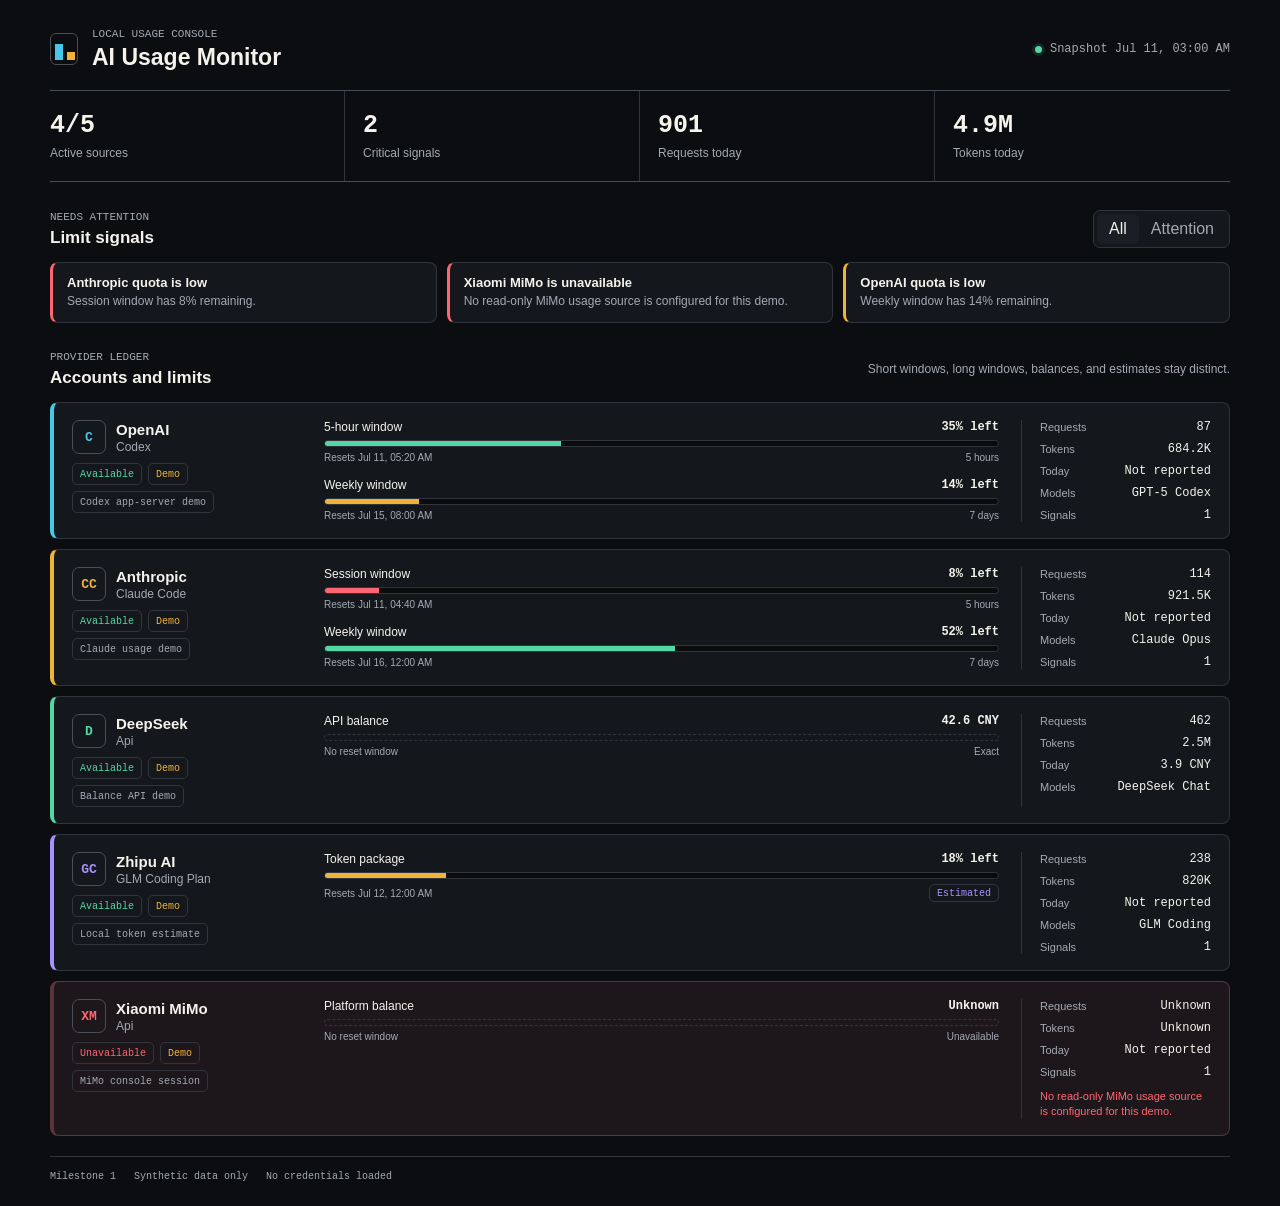
<file: demos/milestone-1/index.html>
<!doctype html>
<html lang="en">
  <head>
    <meta charset="utf-8">
    <meta name="viewport" content="width=device-width, initial-scale=1">
    <meta name="color-scheme" content="dark">
    <title>AI Usage Monitor - Milestone 1</title>
    <link rel="stylesheet" href="styles.css">
  </head>
  <body>
    <main class="app-shell">
      <header class="topbar">
        <div class="brand-lockup">
          <span class="brand-meter" aria-hidden="true"><i></i><i></i></span>
          <div>
            <p class="eyebrow">Local usage console</p>
            <h1>AI Usage Monitor</h1>
          </div>
        </div>
        <div class="snapshot-meta">
          <span class="live-dot" aria-hidden="true"></span>
          <span id="snapshot-time">Demo snapshot</span>
        </div>
      </header>

      <section class="summary-strip" id="summary" aria-label="Usage summary"></section>

      <section class="attention-band" aria-labelledby="attention-title">
        <div class="section-heading">
          <div>
            <p class="eyebrow">Needs attention</p>
            <h2 id="attention-title">Limit signals</h2>
          </div>
          <div class="filter-group" aria-label="Provider filter">
            <button class="filter-button is-active" type="button" data-filter="all">All</button>
            <button class="filter-button" type="button" data-filter="attention">Attention</button>
          </div>
        </div>
        <div class="alert-list" id="alerts"></div>
      </section>

      <section class="provider-section" aria-labelledby="providers-title">
        <div class="provider-list-heading">
          <div>
            <p class="eyebrow">Provider ledger</p>
            <h2 id="providers-title">Accounts and limits</h2>
          </div>
          <p>Short windows, long windows, balances, and estimates stay distinct.</p>
        </div>
        <div class="provider-list" id="providers"></div>
      </section>

      <footer>
        <span>Milestone 1</span>
        <span>Synthetic data only</span>
        <span>No credentials loaded</span>
      </footer>
    </main>

    <noscript>This demo requires JavaScript to render the local snapshot.</noscript>
    <script src="demo-data.js"></script>
    <script src="dashboard.js"></script>
  </body>
</html>
</file>
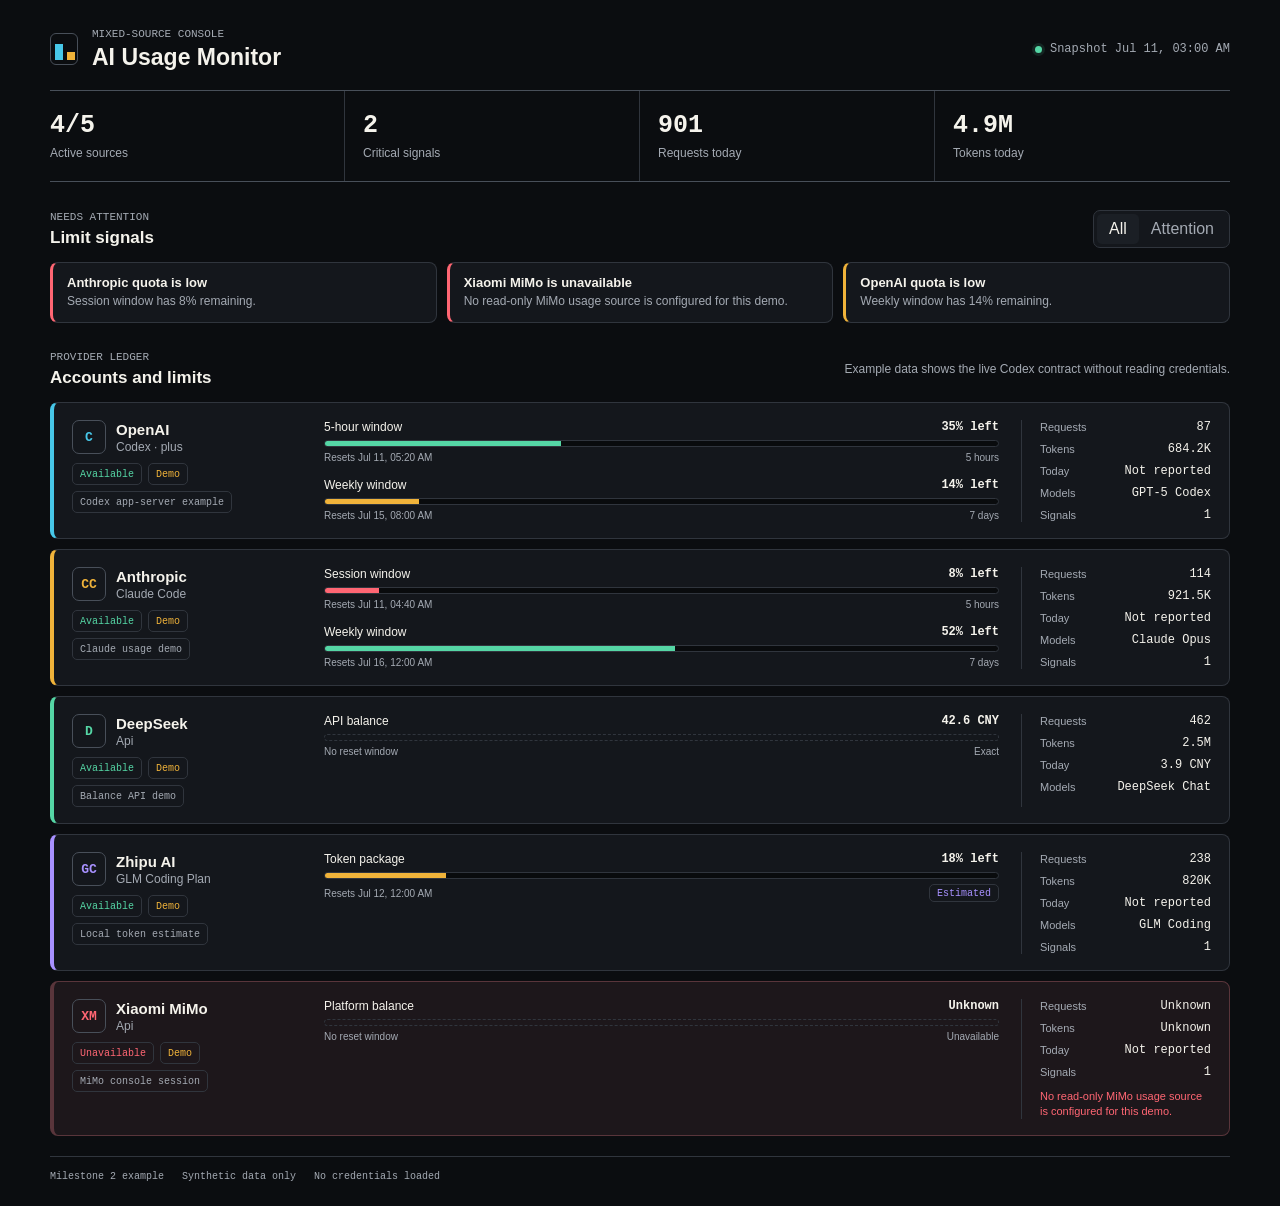
<file: demos/milestone-2/index.html>
<!doctype html>
<html lang="en">
  <head>
    <meta charset="utf-8">
    <meta name="viewport" content="width=device-width, initial-scale=1">
    <meta name="color-scheme" content="dark">
    <title>AI Usage Monitor - Milestone 2 Example</title>
    <link rel="stylesheet" href="../milestone-1/styles.css">
  </head>
  <body>
    <main class="app-shell">
      <header class="topbar">
        <div class="brand-lockup">
          <span class="brand-meter" aria-hidden="true"><i></i><i></i></span>
          <div>
            <p class="eyebrow">Mixed-source console</p>
            <h1>AI Usage Monitor</h1>
          </div>
        </div>
        <div class="snapshot-meta">
          <span class="live-dot" aria-hidden="true"></span>
          <span id="snapshot-time">Example snapshot</span>
        </div>
      </header>
      <section class="summary-strip" id="summary" aria-label="Usage summary"></section>
      <section class="attention-band" aria-labelledby="attention-title">
        <div class="section-heading">
          <div><p class="eyebrow">Needs attention</p><h2 id="attention-title">Limit signals</h2></div>
          <div class="filter-group" aria-label="Provider filter">
            <button class="filter-button is-active" type="button" data-filter="all">All</button>
            <button class="filter-button" type="button" data-filter="attention">Attention</button>
          </div>
        </div>
        <div class="alert-list" id="alerts"></div>
      </section>
      <section class="provider-section" aria-labelledby="providers-title">
        <div class="provider-list-heading">
          <div><p class="eyebrow">Provider ledger</p><h2 id="providers-title">Accounts and limits</h2></div>
          <p>Example data shows the live Codex contract without reading credentials.</p>
        </div>
        <div class="provider-list" id="providers"></div>
      </section>
      <footer><span>Milestone 2 example</span><span>Synthetic data only</span><span>No credentials loaded</span></footer>
    </main>
    <script src="../milestone-1/demo-data.js"></script>
    <script src="demo-data.example.js"></script>
    <script src="../milestone-1/dashboard.js"></script>
  </body>
</html>
</file>
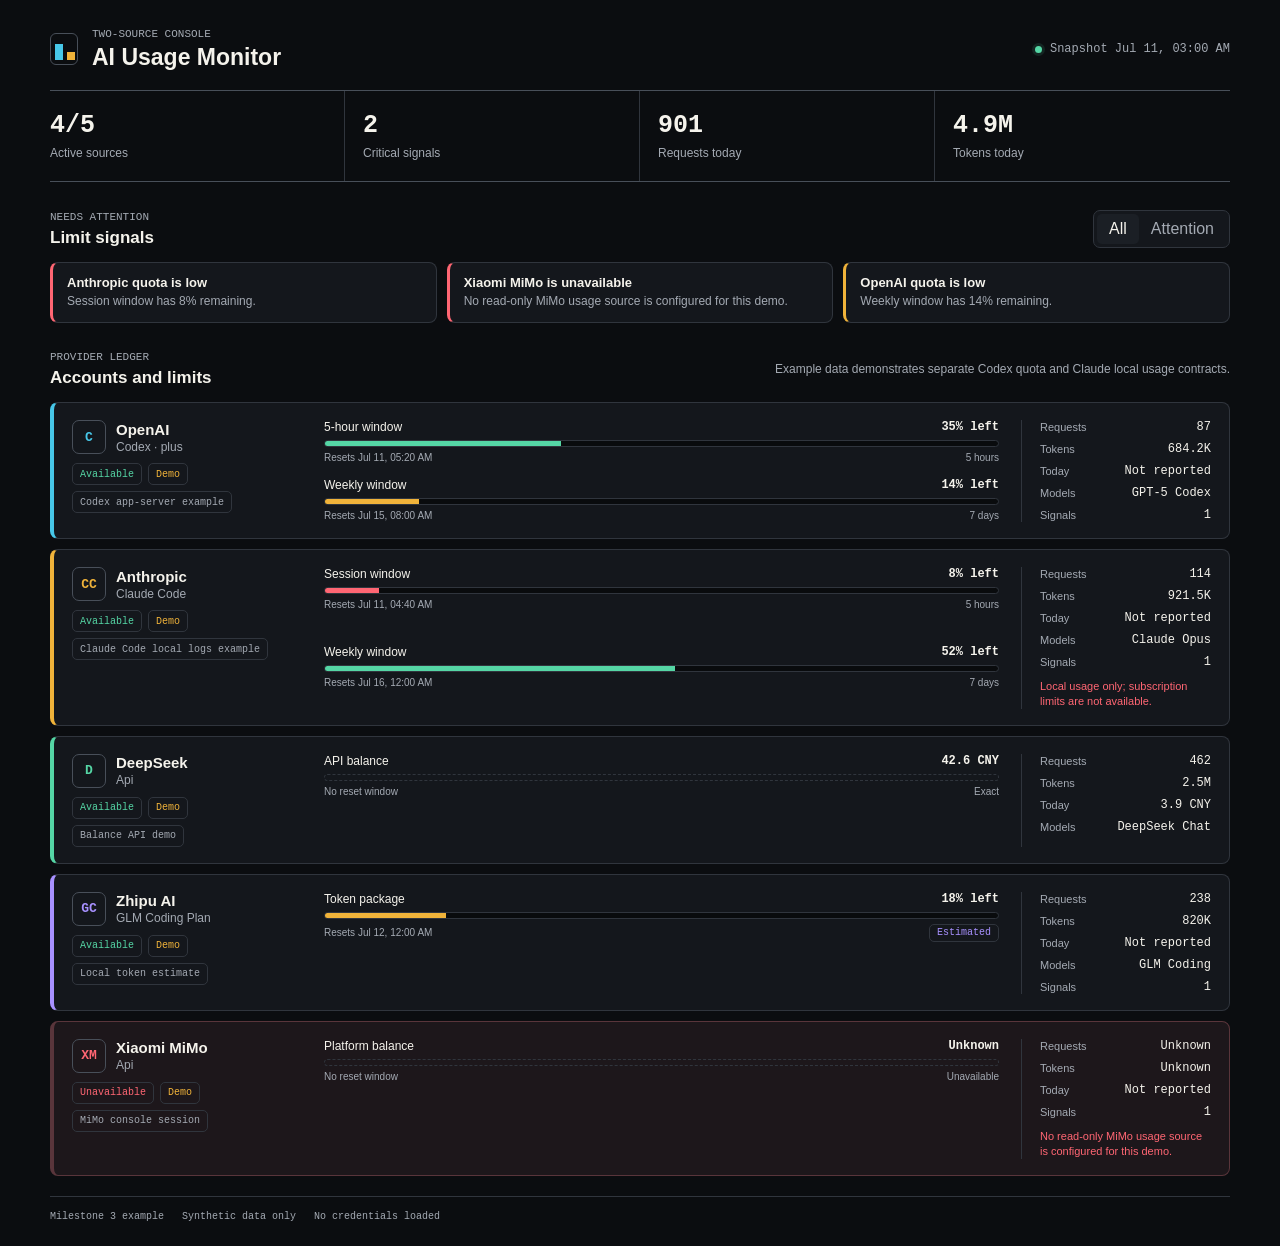
<file: demos/milestone-3/index.html>
<!doctype html>
<html lang="en">
  <head>
    <meta charset="utf-8">
    <meta name="viewport" content="width=device-width, initial-scale=1">
    <meta name="color-scheme" content="dark">
    <title>AI Usage Monitor - Milestone 3 Example</title>
    <link rel="stylesheet" href="../milestone-1/styles.css">
  </head>
  <body>
    <main class="app-shell">
      <header class="topbar">
        <div class="brand-lockup">
          <span class="brand-meter" aria-hidden="true"><i></i><i></i></span>
          <div><p class="eyebrow">Two-source console</p><h1>AI Usage Monitor</h1></div>
        </div>
        <div class="snapshot-meta"><span class="live-dot" aria-hidden="true"></span><span id="snapshot-time">Example snapshot</span></div>
      </header>
      <section class="summary-strip" id="summary" aria-label="Usage summary"></section>
      <section class="attention-band" aria-labelledby="attention-title">
        <div class="section-heading">
          <div><p class="eyebrow">Needs attention</p><h2 id="attention-title">Limit signals</h2></div>
          <div class="filter-group" aria-label="Provider filter">
            <button class="filter-button is-active" type="button" data-filter="all">All</button>
            <button class="filter-button" type="button" data-filter="attention">Attention</button>
          </div>
        </div>
        <div class="alert-list" id="alerts"></div>
      </section>
      <section class="provider-section" aria-labelledby="providers-title">
        <div class="provider-list-heading">
          <div><p class="eyebrow">Provider ledger</p><h2 id="providers-title">Accounts and limits</h2></div>
          <p>Example data demonstrates separate Codex quota and Claude local usage contracts.</p>
        </div>
        <div class="provider-list" id="providers"></div>
      </section>
      <footer><span>Milestone 3 example</span><span>Synthetic data only</span><span>No credentials loaded</span></footer>
    </main>
    <script src="../milestone-1/demo-data.js"></script>
    <script src="demo-data.example.js"></script>
    <script src="../milestone-1/dashboard.js"></script>
  </body>
</html>
</file>
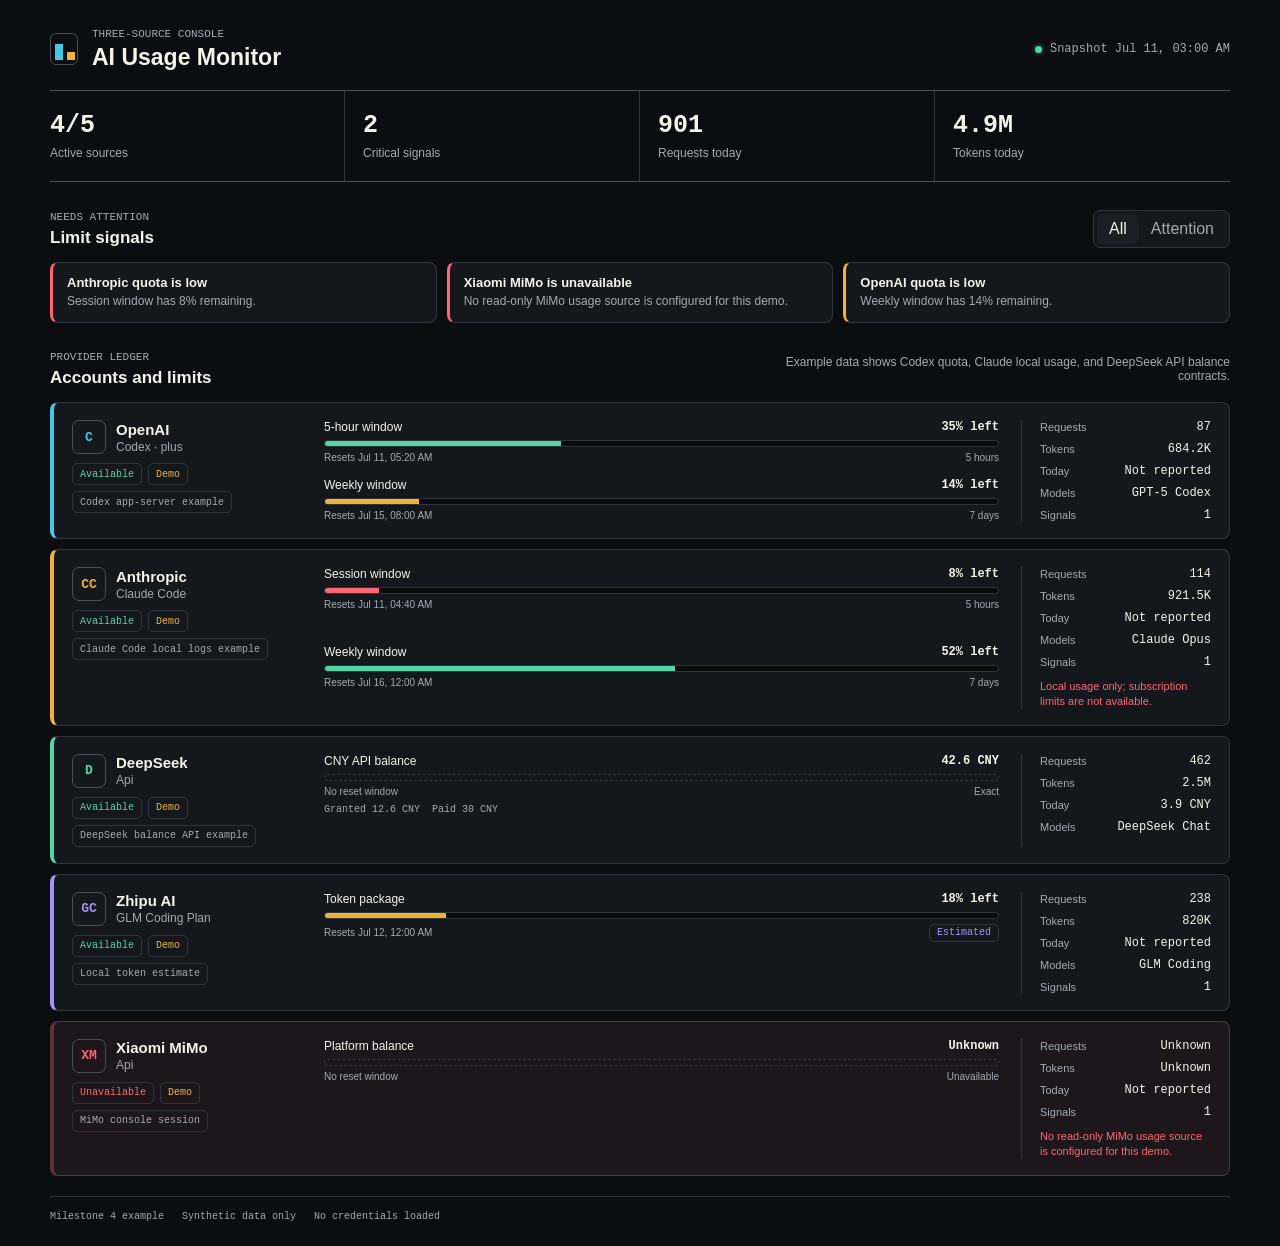
<file: demos/milestone-4/index.html>
<!doctype html>
<html lang="en">
  <head>
    <meta charset="utf-8">
    <meta name="viewport" content="width=device-width, initial-scale=1">
    <meta name="color-scheme" content="dark">
    <title>AI Usage Monitor - Milestone 4 Example</title>
    <link rel="stylesheet" href="../milestone-1/styles.css">
  </head>
  <body>
    <main class="app-shell">
      <header class="topbar">
        <div class="brand-lockup">
          <span class="brand-meter" aria-hidden="true"><i></i><i></i></span>
          <div><p class="eyebrow">Three-source console</p><h1>AI Usage Monitor</h1></div>
        </div>
        <div class="snapshot-meta"><span class="live-dot" aria-hidden="true"></span><span id="snapshot-time">Example snapshot</span></div>
      </header>
      <section class="summary-strip" id="summary" aria-label="Usage summary"></section>
      <section class="attention-band" aria-labelledby="attention-title">
        <div class="section-heading">
          <div><p class="eyebrow">Needs attention</p><h2 id="attention-title">Limit signals</h2></div>
          <div class="filter-group" aria-label="Provider filter">
            <button class="filter-button is-active" type="button" data-filter="all">All</button>
            <button class="filter-button" type="button" data-filter="attention">Attention</button>
          </div>
        </div>
        <div class="alert-list" id="alerts"></div>
      </section>
      <section class="provider-section" aria-labelledby="providers-title">
        <div class="provider-list-heading">
          <div><p class="eyebrow">Provider ledger</p><h2 id="providers-title">Accounts and limits</h2></div>
          <p>Example data shows Codex quota, Claude local usage, and DeepSeek API balance contracts.</p>
        </div>
        <div class="provider-list" id="providers"></div>
      </section>
      <footer><span>Milestone 4 example</span><span>Synthetic data only</span><span>No credentials loaded</span></footer>
    </main>
    <script src="../milestone-1/demo-data.js"></script>
    <script src="demo-data.example.js"></script>
    <script src="../milestone-1/dashboard.js"></script>
  </body>
</html>
</file>
<file: demos/milestone-1/styles.css>
:root {
  --ink: #0b0d10;
  --surface: #14171c;
  --surface-raised: #1b1f25;
  --line: #30353d;
  --line-strong: #484f59;
  --text: #f5f3ec;
  --muted: #a4aab3;
  --cyan: #47c7e8;
  --amber: #f0b33a;
  --coral: #ff6673;
  --mint: #55d6a5;
  --violet: #a891ff;
  --radius: 8px;
}

* {
  box-sizing: border-box;
}

body {
  margin: 0;
  min-width: 320px;
  background: var(--ink);
  color: var(--text);
  font-family: "Avenir Next", Avenir, "Segoe UI", sans-serif;
}

button {
  font: inherit;
}

.app-shell {
  width: min(1180px, calc(100% - 40px));
  margin: 0 auto;
  padding: 28px 0 24px;
}

.topbar,
.section-heading,
.provider-list-heading,
.provider-head,
.provider-meta,
.quota-title-row,
.quota-foot,
.activity-row,
footer {
  display: flex;
  align-items: center;
}

.topbar {
  justify-content: space-between;
  min-height: 58px;
  border-bottom: 1px solid var(--line-strong);
  padding-bottom: 20px;
}

.brand-lockup {
  display: flex;
  align-items: center;
  gap: 14px;
}

.brand-meter {
  display: grid;
  grid-template-columns: 8px 8px;
  align-items: end;
  gap: 4px;
  width: 28px;
  height: 32px;
  padding: 4px;
  border: 1px solid var(--line-strong);
  border-radius: 6px;
}

.brand-meter i {
  display: block;
  background: var(--cyan);
  height: 72%;
}

.brand-meter i:last-child {
  height: 38%;
  background: var(--amber);
}

.eyebrow {
  margin: 0 0 4px;
  color: var(--muted);
  font-family: ui-monospace, "SFMono-Regular", Consolas, monospace;
  font-size: 11px;
  line-height: 1.2;
  text-transform: uppercase;
  letter-spacing: 0;
}

h1,
h2,
p {
  margin-top: 0;
}

h1 {
  margin-bottom: 0;
  font-family: ui-rounded, "Avenir Next", sans-serif;
  font-size: 23px;
  line-height: 1.1;
  font-weight: 650;
  letter-spacing: 0;
}

h2 {
  margin-bottom: 0;
  font-size: 17px;
  line-height: 1.2;
  font-weight: 650;
  letter-spacing: 0;
}

.snapshot-meta {
  display: flex;
  align-items: center;
  gap: 8px;
  color: var(--muted);
  font-family: ui-monospace, "SFMono-Regular", Consolas, monospace;
  font-size: 12px;
}

.live-dot {
  width: 7px;
  height: 7px;
  border-radius: 50%;
  background: var(--mint);
  box-shadow: 0 0 0 3px rgba(85, 214, 165, 0.12);
}

.summary-strip {
  display: grid;
  grid-template-columns: repeat(4, 1fr);
  border-bottom: 1px solid var(--line-strong);
}

.summary-metric {
  min-width: 0;
  padding: 22px 18px 20px;
  border-right: 1px solid var(--line);
}

.summary-metric:first-child {
  padding-left: 0;
}

.summary-metric:last-child {
  border-right: 0;
}

.summary-value {
  display: block;
  margin-bottom: 5px;
  font-family: ui-monospace, "SFMono-Regular", Consolas, monospace;
  font-size: 25px;
  line-height: 1;
  font-variant-numeric: tabular-nums;
}

.summary-label {
  color: var(--muted);
  font-size: 12px;
}

.attention-band,
.provider-section {
  padding-top: 28px;
}

.section-heading,
.provider-list-heading {
  justify-content: space-between;
  gap: 20px;
  margin-bottom: 14px;
}

.filter-group {
  display: inline-flex;
  padding: 3px;
  border: 1px solid var(--line);
  border-radius: 7px;
  background: var(--surface);
}

.filter-button {
  min-height: 30px;
  padding: 4px 12px;
  border: 0;
  border-radius: 5px;
  background: transparent;
  color: var(--muted);
  cursor: pointer;
}

.filter-button:hover,
.filter-button:focus-visible {
  color: var(--text);
}

.filter-button:focus-visible {
  outline: 2px solid var(--cyan);
  outline-offset: 2px;
}

.filter-button.is-active {
  background: var(--surface-raised);
  color: var(--text);
}

.alert-list {
  display: grid;
  grid-template-columns: repeat(3, minmax(0, 1fr));
  gap: 10px;
}

.alert-item {
  min-width: 0;
  padding: 12px 14px;
  border: 1px solid var(--line);
  border-left: 3px solid var(--amber);
  border-radius: var(--radius);
  background: var(--surface);
}

.alert-item[data-severity="critical"] {
  border-left-color: var(--coral);
}

.alert-item strong,
.alert-item span {
  display: block;
}

.alert-item strong {
  margin-bottom: 3px;
  font-size: 13px;
}

.alert-item span {
  overflow: hidden;
  color: var(--muted);
  font-size: 12px;
  line-height: 1.35;
  text-overflow: ellipsis;
  white-space: nowrap;
}

.provider-list-heading > p {
  max-width: 460px;
  margin-bottom: 0;
  color: var(--muted);
  font-size: 12px;
  text-align: right;
}

.provider-list {
  display: grid;
  gap: 10px;
}

.provider-card {
  --provider-color: var(--cyan);
  display: grid;
  grid-template-columns: 230px minmax(0, 1fr) 190px;
  gap: 22px;
  min-width: 0;
  padding: 17px 18px 16px;
  border: 1px solid var(--line);
  border-left: 4px solid var(--provider-color);
  border-radius: var(--radius);
  background: var(--surface);
  animation: settle 280ms ease both;
}

.provider-card[data-provider="anthropic"] {
  --provider-color: var(--amber);
}

.provider-card[data-provider="deepseek"] {
  --provider-color: var(--mint);
}

.provider-card[data-provider="zhipu"] {
  --provider-color: var(--violet);
}

.provider-card[data-provider="xiaomi"] {
  --provider-color: var(--coral);
}

.provider-card.is-hidden {
  display: none;
}

.provider-card[data-status="unavailable"] {
  border-color: #59353b;
  background: #1d171b;
}

.provider-identity,
.quota-stack,
.activity-panel {
  min-width: 0;
}

.provider-head {
  gap: 10px;
  margin-bottom: 9px;
}

.provider-glyph {
  display: grid;
  flex: 0 0 34px;
  width: 34px;
  height: 34px;
  place-items: center;
  border: 1px solid var(--line-strong);
  border-radius: 7px;
  color: var(--provider-color);
  font-family: ui-monospace, "SFMono-Regular", Consolas, monospace;
  font-size: 13px;
  font-weight: 700;
}

.provider-name {
  overflow: hidden;
  margin: 0;
  font-size: 15px;
  font-weight: 650;
  text-overflow: ellipsis;
  white-space: nowrap;
}

.client-name {
  overflow: hidden;
  margin: 2px 0 0;
  color: var(--muted);
  font-size: 12px;
  text-overflow: ellipsis;
  white-space: nowrap;
}

.provider-meta {
  flex-wrap: wrap;
  gap: 6px;
}

.status-chip,
.source-chip,
.demo-chip,
.accuracy-chip {
  display: inline-flex;
  align-items: center;
  min-height: 22px;
  padding: 2px 7px;
  border: 1px solid var(--line);
  border-radius: 5px;
  color: var(--muted);
  font-family: ui-monospace, "SFMono-Regular", Consolas, monospace;
  font-size: 10px;
}

.status-chip[data-status="available"] {
  color: var(--mint);
}

.status-chip[data-status="unavailable"] {
  color: var(--coral);
}

.status-chip[data-status="degraded"] {
  color: var(--amber);
}

.demo-chip {
  color: var(--amber);
}

.quota-stack {
  display: grid;
  gap: 13px;
}

.quota-block {
  min-width: 0;
}

.quota-title-row,
.quota-foot {
  justify-content: space-between;
  gap: 12px;
}

.quota-title-row {
  margin-bottom: 6px;
}

.quota-label,
.quota-value {
  font-size: 12px;
}

.quota-value {
  color: var(--text);
  font-family: ui-monospace, "SFMono-Regular", Consolas, monospace;
  font-variant-numeric: tabular-nums;
}

.quota-track {
  height: 7px;
  overflow: hidden;
  border: 1px solid var(--line);
  border-radius: 5px;
  background: #090b0d;
}

.quota-fill {
  width: 0;
  height: 100%;
  background: var(--mint);
  transition: width 420ms ease;
}

.quota-block[data-level="warning"] .quota-fill {
  background: var(--amber);
}

.quota-block[data-level="critical"] .quota-fill {
  background: var(--coral);
}

.quota-block[data-known="false"] .quota-track {
  border-style: dashed;
  background: transparent;
}

.quota-foot {
  margin-top: 5px;
  color: var(--muted);
  font-size: 10px;
}

.accuracy-chip {
  min-height: 18px;
  color: var(--violet);
}

.quota-components {
  display: flex;
  flex-wrap: wrap;
  gap: 5px 12px;
  margin-top: 7px;
  color: var(--muted);
  font-family: ui-monospace, "SFMono-Regular", Consolas, monospace;
  font-size: 10px;
}

.activity-panel {
  display: grid;
  align-content: start;
  gap: 8px;
  padding-left: 18px;
  border-left: 1px solid var(--line);
}

.activity-row {
  justify-content: space-between;
  gap: 12px;
  color: var(--muted);
  font-size: 11px;
}

.activity-row strong {
  overflow: hidden;
  color: var(--text);
  font-family: ui-monospace, "SFMono-Regular", Consolas, monospace;
  font-size: 12px;
  font-weight: 500;
  text-overflow: ellipsis;
  white-space: nowrap;
}

.provider-message {
  margin: 2px 0 0;
  color: var(--coral);
  font-size: 11px;
  line-height: 1.35;
}

.empty-state {
  padding: 20px;
  border: 1px dashed var(--line-strong);
  border-radius: var(--radius);
  color: var(--muted);
  text-align: center;
}

footer {
  flex-wrap: wrap;
  gap: 8px 18px;
  margin-top: 20px;
  padding-top: 14px;
  border-top: 1px solid var(--line);
  color: var(--muted);
  font-family: ui-monospace, "SFMono-Regular", Consolas, monospace;
  font-size: 10px;
}

@keyframes settle {
  from {
    opacity: 0;
    transform: translateY(5px);
  }
  to {
    opacity: 1;
    transform: translateY(0);
  }
}

@media (max-width: 840px) {
  .provider-card {
    grid-template-columns: 190px minmax(0, 1fr);
  }

  .activity-panel {
    grid-column: 1 / -1;
    grid-template-columns: repeat(3, 1fr);
    padding: 12px 0 0;
    border-top: 1px solid var(--line);
    border-left: 0;
  }

  .provider-message {
    grid-column: 1 / -1;
  }
}

@media (max-width: 620px) {
  .app-shell {
    width: min(100% - 24px, 1180px);
    padding-top: 18px;
  }

  .topbar,
  .section-heading,
  .provider-list-heading {
    align-items: flex-start;
  }

  .topbar,
  .provider-list-heading {
    flex-direction: column;
  }

  .snapshot-meta {
    margin-left: 42px;
  }

  .summary-strip {
    grid-template-columns: repeat(2, 1fr);
  }

  .summary-metric,
  .summary-metric:first-child {
    padding: 16px 12px;
    border-bottom: 1px solid var(--line);
  }

  .summary-metric:nth-child(2) {
    border-right: 0;
  }

  .summary-metric:nth-child(n + 3) {
    border-bottom: 0;
  }

  .alert-list {
    grid-template-columns: 1fr;
  }

  .provider-list-heading > p {
    text-align: left;
  }

  .provider-card {
    grid-template-columns: 1fr;
    gap: 16px;
    padding: 15px 14px;
  }

  .activity-panel {
    grid-column: auto;
    grid-template-columns: 1fr;
  }
}

@media (prefers-reduced-motion: reduce) {
  *,
  *::before,
  *::after {
    scroll-behavior: auto !important;
    animation-duration: 0.01ms !important;
    transition-duration: 0.01ms !important;
  }
}
</file>
